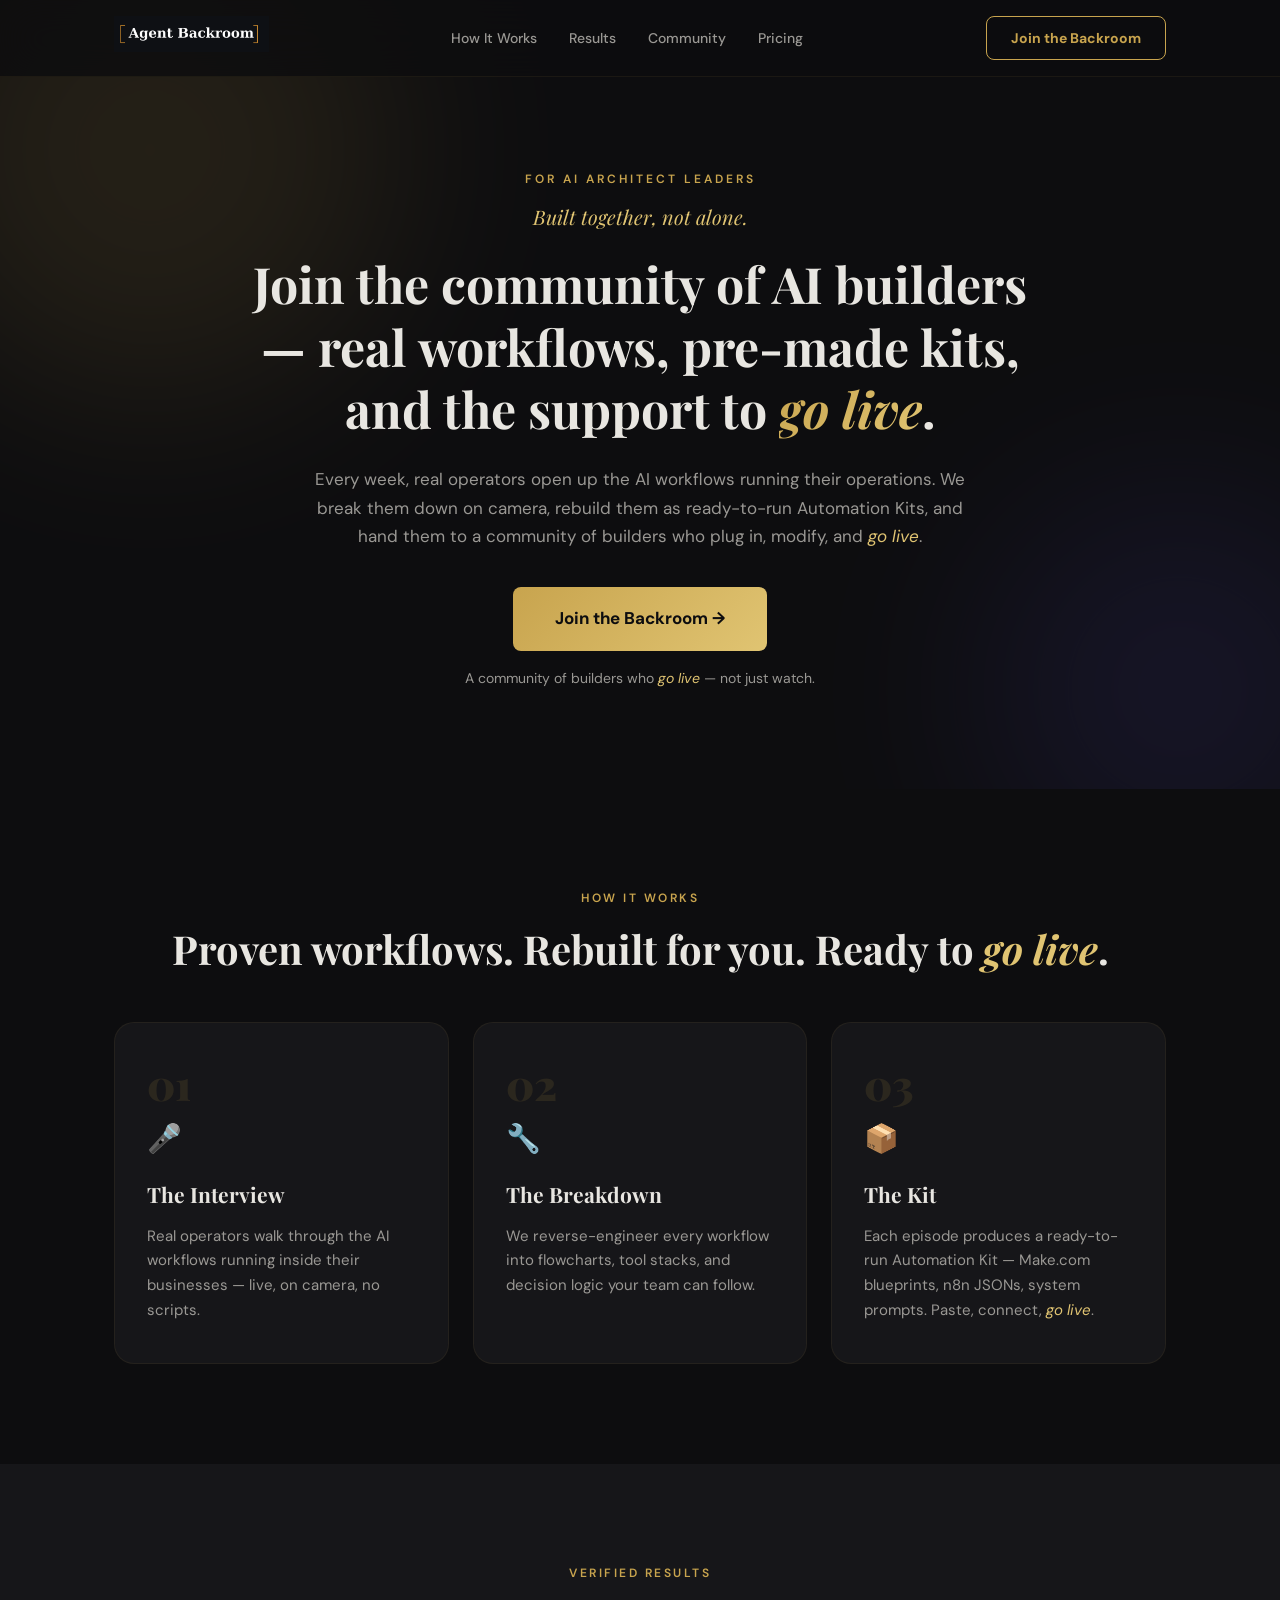
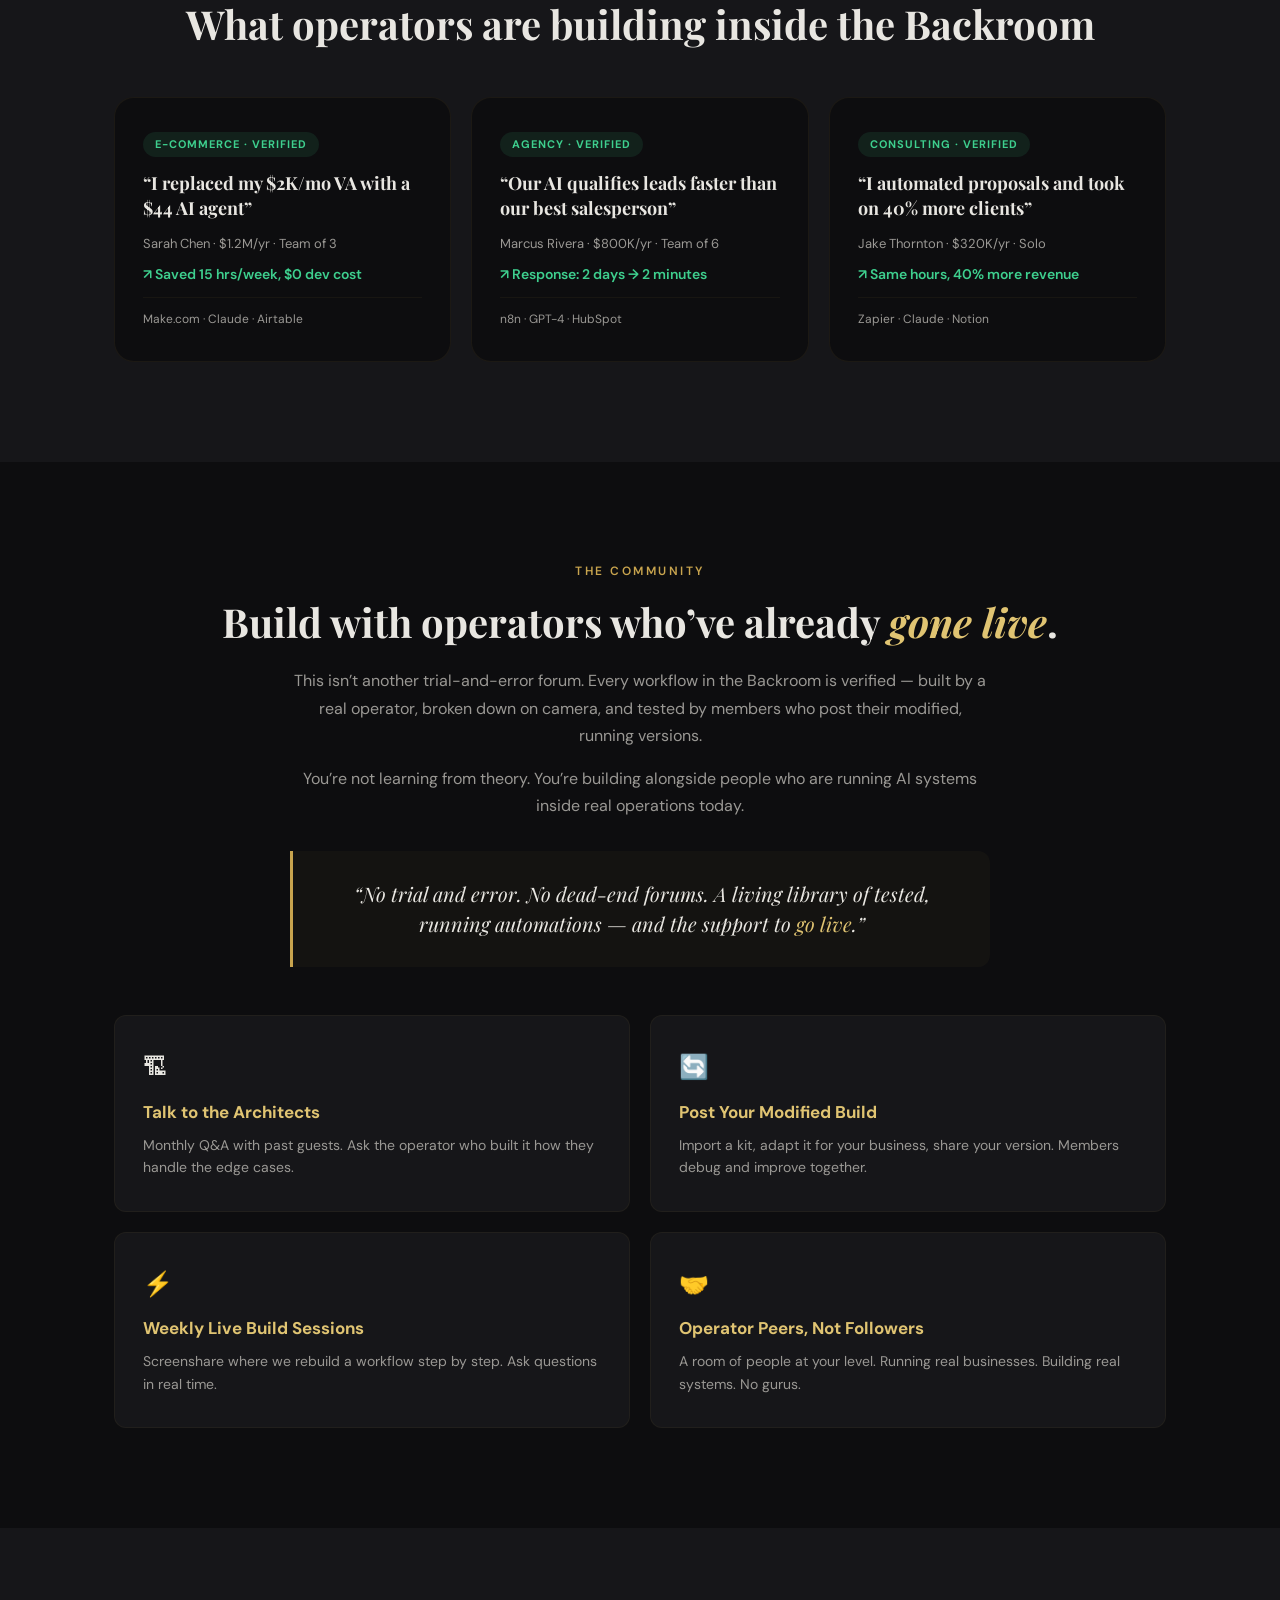
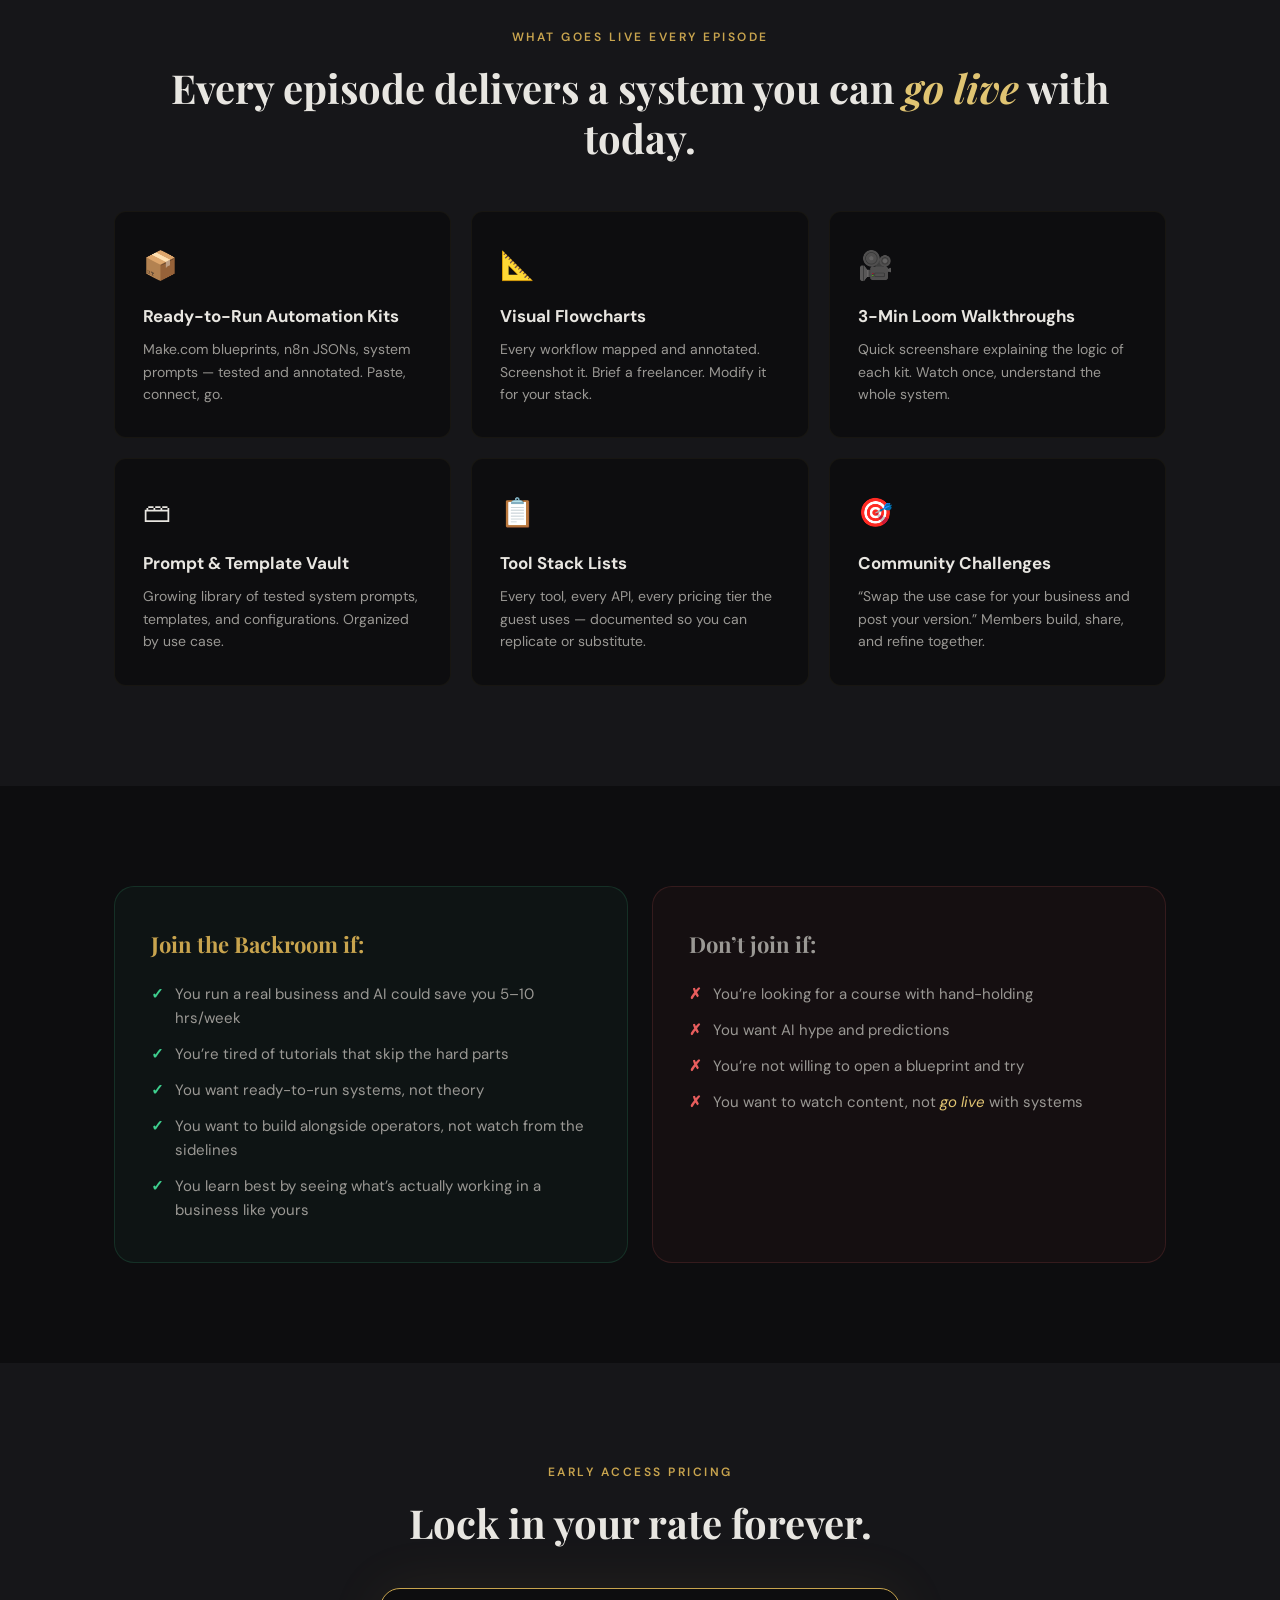
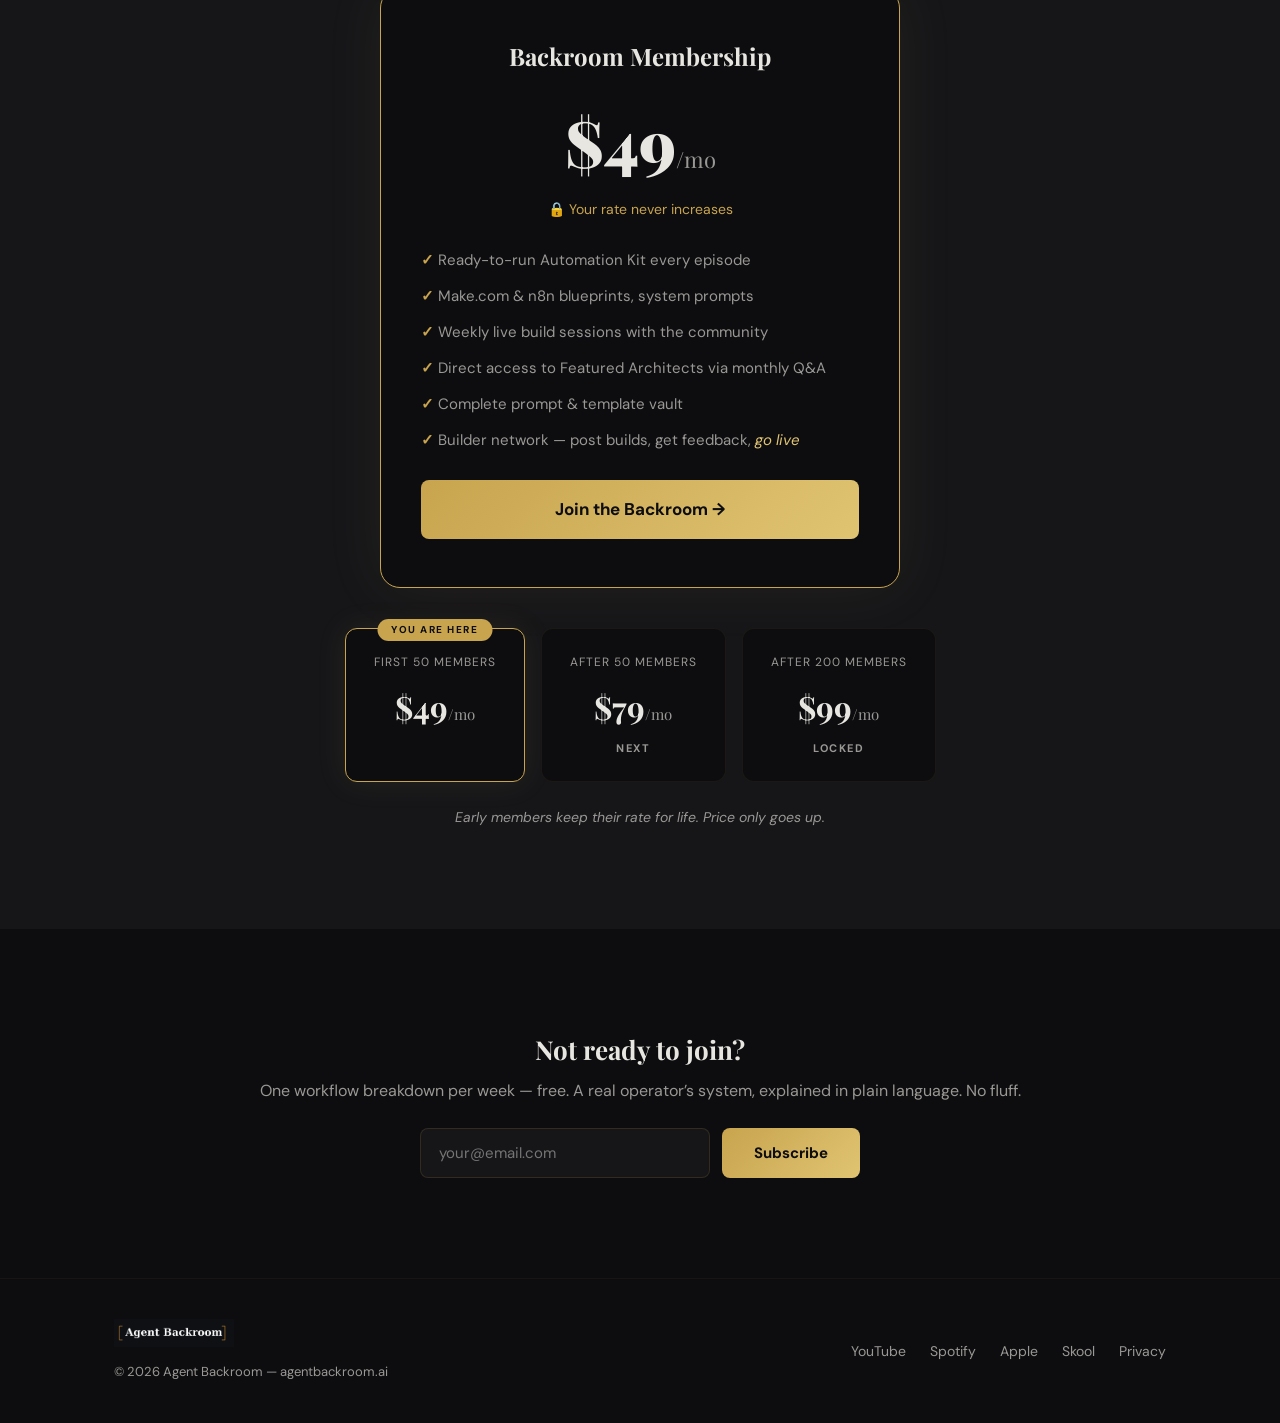
<file: index.html>
<!DOCTYPE html>
<html lang="en">
<head>
  <meta charset="UTF-8">
  <meta name="viewport" content="width=device-width, initial-scale=1.0">
  <title>Agent Backroom — Join the Community of AI Builders</title>
  <meta name="description" content="Join the community of AI builders. Real workflows, pre-made Automation Kits, and the support to go live. Built together, not alone.">
  <meta property="og:title" content="Agent Backroom — Join the Community of AI Builders">
  <meta property="og:description" content="Real workflows, pre-made Automation Kits, and the support to go live. Built together, not alone.">
  <meta property="og:url" content="https://agentbackroom.ai">
  <meta property="og:type" content="website">
  <meta name="twitter:card" content="summary_large_image">
  <meta property="og:image" content="https://agentbackroom.ai/assets/og-image.png">
  <meta name="twitter:image" content="https://agentbackroom.ai/assets/og-image.png">
  <link rel="icon" type="image/png" sizes="32x32" href="/assets/favicon-32.png">
  <link rel="icon" type="image/png" sizes="16x16" href="/assets/favicon-16.png">
  <link rel="icon" type="image/svg+xml" href="/assets/favicon.svg">
  <link rel="apple-touch-icon" sizes="180x180" href="/assets/apple-touch-icon.png">
  <link rel="icon" type="image/png" sizes="192x192" href="/assets/icon-192.png">
  <link rel="icon" type="image/png" sizes="512x512" href="/assets/icon-512.png">
  <link rel="canonical" href="https://agentbackroom.ai/">
  <!-- Analytics: TODO - add GoatCounter or Plausible once you start driving traffic -->

  <link rel="preconnect" href="https://fonts.googleapis.com">
  <link rel="preconnect" href="https://fonts.gstatic.com" crossorigin>
  <link href="https://fonts.googleapis.com/css2?family=Playfair+Display:ital,wght@0,400;0,700;0,900;1,400;1,700&family=DM+Sans:wght@400;500;700&display=swap" rel="stylesheet">
  <link rel="stylesheet" href="style.css">
</head>
<body>

  <!-- NAV -->
  <nav class="nav" id="nav">
    <div class="nav-inner">
      <a href="#" class="nav-logo">
        <img src="assets/logo.png" alt="Agent Backroom" height="36">
      </a>
      <div class="nav-links" id="navLinks">
        <a href="#how-it-works">How It Works</a>
        <a href="#results">Results</a>
        <a href="#community">Community</a>
        <a href="#pricing">Pricing</a>
      </div>
      <a href="https://www.skool.com/agent-backroom-5650" class="btn btn-nav" target="_blank" rel="noopener">Join the Backroom</a>
      <button class="nav-toggle" id="navToggle" aria-label="Menu">
        <span></span><span></span><span></span>
      </button>
    </div>
  </nav>

  <!-- HERO -->
  <section class="hero">
    <div class="hero-orb hero-orb-1"></div>
    <div class="hero-orb hero-orb-2"></div>
    <div class="container">
      <p class="hero-eyebrow">For AI architect leaders</p>
      <p class="hero-manifesto"><em>Built together, not alone.</em></p>
      <h1 class="hero-headline">Join the community of AI builders &mdash; real workflows, pre-made kits, and the support to <em class="text-gradient">go live</em>.</h1>
      <p class="hero-sub">Every week, real operators open up the AI workflows running their operations. We break them down on camera, rebuild them as ready-to-run Automation Kits, and hand them to a community of builders who plug in, modify, and <em>go live</em>.</p>
      <div class="hero-cta-row">
        <a href="https://www.skool.com/agent-backroom-5650" class="btn btn-primary btn-lg" target="_blank" rel="noopener">Join the Backroom &rarr;</a>
      </div>
      <p class="hero-note">A community of builders who <em>go live</em> &mdash; not just watch.</p>
    </div>
  </section>

  <!-- HOW IT WORKS -->
  <section class="section" id="how-it-works">
    <div class="container">
      <p class="section-label">How It Works</p>
      <h2 class="section-title">Proven workflows. Rebuilt for you. Ready to <em>go live</em>.</h2>
      <div class="steps-grid">
        <div class="step-card">
          <div class="step-number">01</div>
          <div class="step-icon">&#127908;</div>
          <h3>The Interview</h3>
          <p>Real operators walk through the AI workflows running inside their businesses &mdash; live, on camera, no scripts.</p>
        </div>
        <div class="step-card">
          <div class="step-number">02</div>
          <div class="step-icon">&#128295;</div>
          <h3>The Breakdown</h3>
          <p>We reverse-engineer every workflow into flowcharts, tool stacks, and decision logic your team can follow.</p>
        </div>
        <div class="step-card">
          <div class="step-number">03</div>
          <div class="step-icon">&#128230;</div>
          <h3>The Kit</h3>
          <p>Each episode produces a ready-to-run Automation Kit &mdash; Make.com blueprints, n8n JSONs, system prompts. Paste, connect, <em>go live</em>.</p>
        </div>
      </div>
    </div>
  </section>

  <!-- VERIFIED RESULTS -->
  <section class="section section-dark" id="results">
    <div class="container">
      <p class="section-label">Verified Results</p>
      <h2 class="section-title">What operators are building inside the Backroom</h2>
      <div class="results-grid">
        <div class="result-card">
          <div class="result-tag">E-Commerce &middot; Verified</div>
          <h3>&ldquo;I replaced my $2K/mo VA with a $44 AI agent&rdquo;</h3>
          <p class="result-meta">Sarah Chen &middot; $1.2M/yr &middot; Team of 3</p>
          <p class="result-stat">&nearr; Saved 15 hrs/week, $0 dev cost</p>
          <p class="result-tools">Make.com &middot; Claude &middot; Airtable</p>
        </div>
        <div class="result-card">
          <div class="result-tag">Agency &middot; Verified</div>
          <h3>&ldquo;Our AI qualifies leads faster than our best salesperson&rdquo;</h3>
          <p class="result-meta">Marcus Rivera &middot; $800K/yr &middot; Team of 6</p>
          <p class="result-stat">&nearr; Response: 2 days &rarr; 2 minutes</p>
          <p class="result-tools">n8n &middot; GPT-4 &middot; HubSpot</p>
        </div>
        <div class="result-card">
          <div class="result-tag">Consulting &middot; Verified</div>
          <h3>&ldquo;I automated proposals and took on 40% more clients&rdquo;</h3>
          <p class="result-meta">Jake Thornton &middot; $320K/yr &middot; Solo</p>
          <p class="result-stat">&nearr; Same hours, 40% more revenue</p>
          <p class="result-tools">Zapier &middot; Claude &middot; Notion</p>
        </div>
      </div>
    </div>
  </section>

  <!-- THE COMMUNITY -->
  <section class="section" id="community">
    <div class="container">
      <p class="section-label">The Community</p>
      <h2 class="section-title">Build with operators who&rsquo;ve already <em>gone live</em>.</h2>
      <div class="community-body">
        <p>This isn&rsquo;t another trial-and-error forum. Every workflow in the Backroom is verified &mdash; built by a real operator, broken down on camera, and tested by members who post their modified, running versions.</p>
        <p>You&rsquo;re not learning from theory. You&rsquo;re building alongside people who are running AI systems inside real operations today.</p>
      </div>
      <blockquote class="pull-quote">
        &ldquo;No trial and error. No dead-end forums. A living library of tested, running automations &mdash; and the support to <em>go live</em>.&rdquo;
      </blockquote>
      <div class="community-features">
        <div class="comm-feature">
          <div class="comm-icon">&#127959;</div>
          <h4>Talk to the Architects</h4>
          <p>Monthly Q&amp;A with past guests. Ask the operator who built it how they handle the edge cases.</p>
        </div>
        <div class="comm-feature">
          <div class="comm-icon">&#128260;</div>
          <h4>Post Your Modified Build</h4>
          <p>Import a kit, adapt it for your business, share your version. Members debug and improve together.</p>
        </div>
        <div class="comm-feature">
          <div class="comm-icon">&#9889;</div>
          <h4>Weekly Live Build Sessions</h4>
          <p>Screenshare where we rebuild a workflow step by step. Ask questions in real time.</p>
        </div>
        <div class="comm-feature">
          <div class="comm-icon">&#129309;</div>
          <h4>Operator Peers, Not Followers</h4>
          <p>A room of people at your level. Running real businesses. Building real systems. No gurus.</p>
        </div>
      </div>
    </div>
  </section>

  <!-- WHAT GOES LIVE EVERY EPISODE -->
  <section class="section section-dark" id="deliverables">
    <div class="container">
      <p class="section-label">What Goes Live Every Episode</p>
      <h2 class="section-title">Every episode delivers a system you can <em>go live</em> with today.</h2>
      <div class="deliverables-grid">
        <div class="benefit-card">
          <div class="benefit-emoji">&#128230;</div>
          <h3>Ready-to-Run Automation Kits</h3>
          <p>Make.com blueprints, n8n JSONs, system prompts &mdash; tested and annotated. Paste, connect, go.</p>
        </div>
        <div class="benefit-card">
          <div class="benefit-emoji">&#128208;</div>
          <h3>Visual Flowcharts</h3>
          <p>Every workflow mapped and annotated. Screenshot it. Brief a freelancer. Modify it for your stack.</p>
        </div>
        <div class="benefit-card">
          <div class="benefit-emoji">&#127909;</div>
          <h3>3-Min Loom Walkthroughs</h3>
          <p>Quick screenshare explaining the logic of each kit. Watch once, understand the whole system.</p>
        </div>
        <div class="benefit-card">
          <div class="benefit-emoji">&#128451;</div>
          <h3>Prompt &amp; Template Vault</h3>
          <p>Growing library of tested system prompts, templates, and configurations. Organized by use case.</p>
        </div>
        <div class="benefit-card">
          <div class="benefit-emoji">&#128203;</div>
          <h3>Tool Stack Lists</h3>
          <p>Every tool, every API, every pricing tier the guest uses &mdash; documented so you can replicate or substitute.</p>
        </div>
        <div class="benefit-card">
          <div class="benefit-emoji">&#127919;</div>
          <h3>Community Challenges</h3>
          <p>&ldquo;Swap the use case for your business and post your version.&rdquo; Members build, share, and refine together.</p>
        </div>
      </div>
    </div>
  </section>

  <!-- QUALIFICATION -->
  <section class="section">
    <div class="container">
      <div class="qualify-grid">
        <div class="qualify-card qualify-yes">
          <h3>Join the Backroom if:</h3>
          <ul>
            <li>You run a real business and AI could save you 5&ndash;10 hrs/week</li>
            <li>You&rsquo;re tired of tutorials that skip the hard parts</li>
            <li>You want ready-to-run systems, not theory</li>
            <li>You want to build alongside operators, not watch from the sidelines</li>
            <li>You learn best by seeing what&rsquo;s actually working in a business like yours</li>
          </ul>
        </div>
        <div class="qualify-card qualify-no">
          <h3>Don&rsquo;t join if:</h3>
          <ul>
            <li>You&rsquo;re looking for a course with hand-holding</li>
            <li>You want AI hype and predictions</li>
            <li>You&rsquo;re not willing to open a blueprint and try</li>
            <li>You want to watch content, not <em>go live</em> with systems</li>
          </ul>
        </div>
      </div>
    </div>
  </section>

  <!-- PRICING -->
  <section class="section section-dark" id="pricing">
    <div class="container">
      <p class="section-label">Early Access Pricing</p>
      <h2 class="section-title">Lock in your rate forever.</h2>

      <div class="pricing-card">
        <h3>Backroom Membership</h3>
        <div class="pricing-main-price">$49<span>/mo</span></div>
        <div class="pricing-lock">&#128274; Your rate never increases</div>

        <ul class="pricing-features">
          <li>Ready-to-run Automation Kit every episode</li>
          <li>Make.com &amp; n8n blueprints, system prompts</li>
          <li>Weekly live build sessions with the community</li>
          <li>Direct access to Featured Architects via monthly Q&amp;A</li>
          <li>Complete prompt &amp; template vault</li>
          <li>Builder network &mdash; post builds, get feedback, <em>go live</em></li>
        </ul>

        <a href="https://www.skool.com/agent-backroom-5650" class="btn btn-primary btn-lg" id="joinCTA" target="_blank" rel="noopener">Join the Backroom &rarr;</a>
      </div>

      <div class="pricing-tiers">
        <div class="tier tier-current">
          <div class="tier-badge">YOU ARE HERE</div>
          <div class="tier-label">First 50 members</div>
          <div class="tier-price">$49<span>/mo</span></div>
        </div>
        <div class="tier tier-locked">
          <div class="tier-label">After 50 members</div>
          <div class="tier-price">$79<span>/mo</span></div>
          <div class="tier-status">NEXT</div>
        </div>
        <div class="tier tier-locked">
          <div class="tier-label">After 200 members</div>
          <div class="tier-price">$99<span>/mo</span></div>
          <div class="tier-status">LOCKED</div>
        </div>
      </div>

      <p class="pricing-note">Early members keep their rate for life. Price only goes up.</p>
    </div>
  </section>

  <!-- NEWSLETTER -->
  <section class="section newsletter-section" id="newsletter">
    <div class="container">
      <h3>Not ready to join?</h3>
      <p>One workflow breakdown per week &mdash; free. A real operator&rsquo;s system, explained in plain language. No fluff.</p>
      <form class="newsletter-form" id="newsletterForm" action="https://script.google.com/macros/s/AKfycby4m6zrGx4DsYkXRD7oRsWkTafpsolgWzVPtUJl_jlNfmvLRL0ypU_ek9o5A-oSRYDgKQ/exec" method="POST">
        <input type="email" name="email" placeholder="your@email.com" required>
        <button type="submit" class="btn btn-primary">Subscribe</button>
      </form>
      <p class="newsletter-confirm" id="newsletterConfirm" style="display:none; color: var(--green); margin-top: 16px;">You&rsquo;re in. Check your inbox.</p>
    </div>
  </section>

  <!-- FOOTER -->
  <footer class="footer">
    <div class="container">
      <div class="footer-inner">
        <div class="footer-brand">
          <img src="assets/logo.png" alt="Agent Backroom" height="28">
          <p>&copy; 2026 Agent Backroom &mdash; agentbackroom.ai</p>
        </div>
        <div class="footer-links">
          <a href="https://youtube.com" target="_blank" rel="noopener">YouTube</a>
          <a href="https://spotify.com" target="_blank" rel="noopener">Spotify</a>
          <a href="https://podcasts.apple.com" target="_blank" rel="noopener">Apple</a>
          <a href="https://www.skool.com/agent-backroom-5650" target="_blank" rel="noopener">Skool</a>
          <a href="/privacy.html">Privacy</a>
        </div>
      </div>
    </div>
  </footer>

  <script src="script.js"></script>
</body>
</html>
</file>
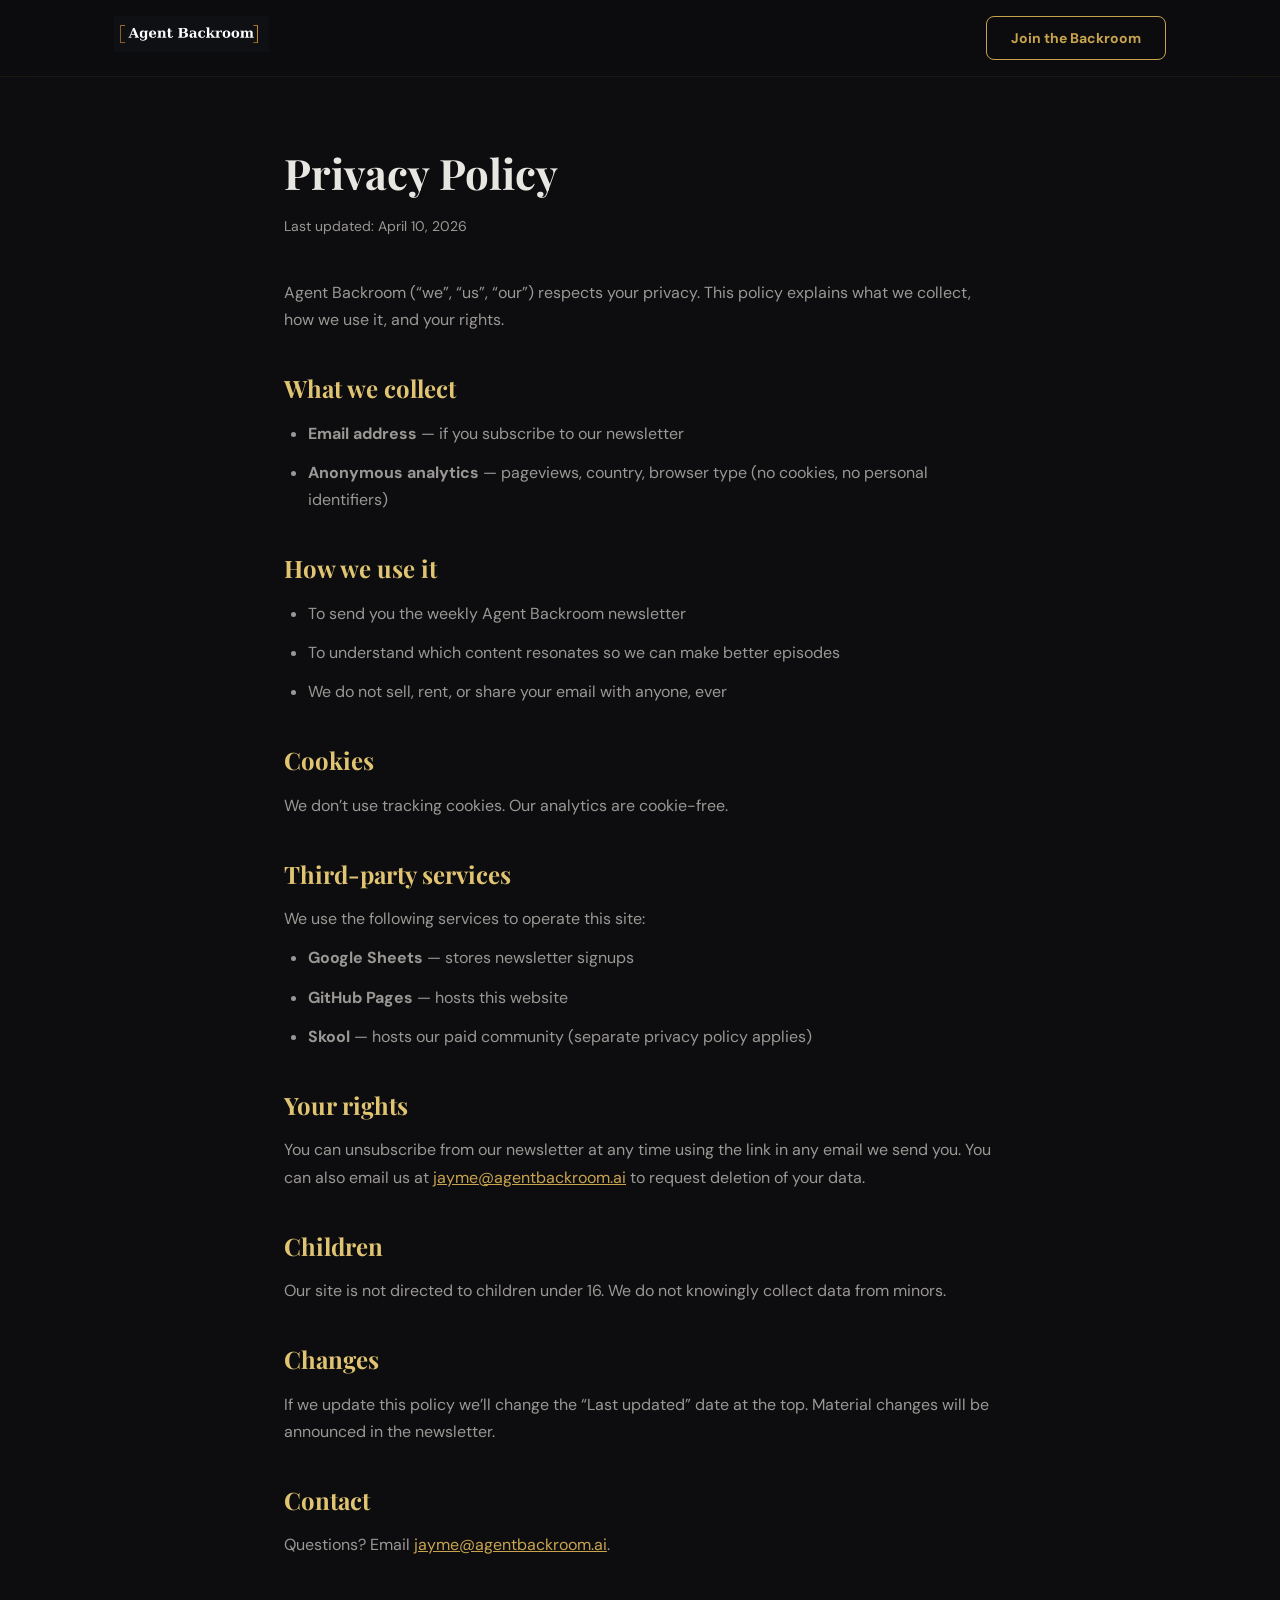
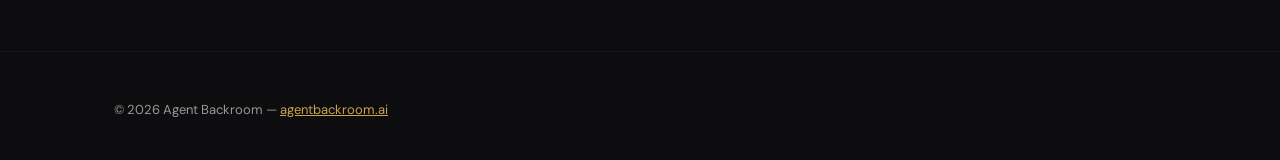
<file: privacy.html>
<!DOCTYPE html>
<html lang="en">
<head>
  <meta charset="UTF-8">
  <meta name="viewport" content="width=device-width, initial-scale=1.0">
  <title>Privacy Policy — Agent Backroom</title>
  <link rel="icon" type="image/svg+xml" href="/assets/favicon.svg">
  <link href="https://fonts.googleapis.com/css2?family=Playfair+Display:wght@700;900&family=DM+Sans:wght@400;500;700&display=swap" rel="stylesheet">
  <link rel="stylesheet" href="/style.css">
  <style>
    .legal { max-width: 760px; margin: 0 auto; padding: 140px 24px 80px; }
    .legal h1 { font-family: var(--font-display); font-size: 42px; margin-bottom: 8px; }
    .legal .updated { color: var(--text-muted); font-size: 14px; margin-bottom: 40px; }
    .legal h2 { font-family: var(--font-display); font-size: 24px; margin: 36px 0 12px; color: var(--gold-light); }
    .legal p, .legal li { color: var(--text-muted); font-size: 16px; line-height: 1.7; margin-bottom: 12px; }
    .legal ul { padding-left: 24px; margin-bottom: 16px; }
    .legal a { color: var(--gold); }
  </style>
</head>
<body>
  <nav class="nav">
    <div class="nav-inner">
      <a href="/" class="nav-logo"><img src="/assets/logo.png" alt="Agent Backroom" height="36"></a>
      <a href="https://www.skool.com/agent-backroom-5650" class="btn btn-nav" target="_blank" rel="noopener">Join the Backroom</a>
    </div>
  </nav>

  <section class="legal">
    <h1>Privacy Policy</h1>
    <p class="updated">Last updated: April 10, 2026</p>

    <p>Agent Backroom (&ldquo;we&rdquo;, &ldquo;us&rdquo;, &ldquo;our&rdquo;) respects your privacy. This policy explains what we collect, how we use it, and your rights.</p>

    <h2>What we collect</h2>
    <ul>
      <li><strong>Email address</strong> &mdash; if you subscribe to our newsletter</li>
      <li><strong>Anonymous analytics</strong> &mdash; pageviews, country, browser type (no cookies, no personal identifiers)</li>
    </ul>

    <h2>How we use it</h2>
    <ul>
      <li>To send you the weekly Agent Backroom newsletter</li>
      <li>To understand which content resonates so we can make better episodes</li>
      <li>We do not sell, rent, or share your email with anyone, ever</li>
    </ul>

    <h2>Cookies</h2>
    <p>We don&rsquo;t use tracking cookies. Our analytics are cookie-free.</p>

    <h2>Third-party services</h2>
    <p>We use the following services to operate this site:</p>
    <ul>
      <li><strong>Google Sheets</strong> &mdash; stores newsletter signups</li>
      <li><strong>GitHub Pages</strong> &mdash; hosts this website</li>
      <li><strong>Skool</strong> &mdash; hosts our paid community (separate privacy policy applies)</li>
    </ul>

    <h2>Your rights</h2>
    <p>You can unsubscribe from our newsletter at any time using the link in any email we send you. You can also email us at <a href="mailto:jayme@agentbackroom.ai">jayme@agentbackroom.ai</a> to request deletion of your data.</p>

    <h2>Children</h2>
    <p>Our site is not directed to children under 16. We do not knowingly collect data from minors.</p>

    <h2>Changes</h2>
    <p>If we update this policy we&rsquo;ll change the &ldquo;Last updated&rdquo; date at the top. Material changes will be announced in the newsletter.</p>

    <h2>Contact</h2>
    <p>Questions? Email <a href="mailto:jayme@agentbackroom.ai">jayme@agentbackroom.ai</a>.</p>
  </section>

  <footer class="footer">
    <div class="container">
      <div class="footer-inner">
        <div class="footer-brand">
          <p>&copy; 2026 Agent Backroom &mdash; <a href="/" style="color:var(--gold)">agentbackroom.ai</a></p>
        </div>
      </div>
    </div>
  </footer>
</body>
</html>
</file>
<file: style.css>
/* ============================================
   AGENT BACKROOM — agentbackroom.ai
   Dark mode, serif headlines, copper/gold accents
   ============================================ */

:root {
  --bg: #0d0d0f;
  --bg-card: #161619;
  --bg-card-hover: #1c1c20;
  --text: #e8e6e1;
  --text-muted: #9a9894;
  --gold: #c8a44e;
  --gold-light: #e0c472;
  --green: #3ecf8e;
  --red: #e85d5d;
  --radius: 12px;
  --radius-lg: 20px;
  --max-w: 1100px;
  --font-display: 'Playfair Display', Georgia, serif;
  --font-body: 'DM Sans', -apple-system, sans-serif;
}

*, *::before, *::after { box-sizing: border-box; margin: 0; padding: 0; }
html { scroll-behavior: smooth; }

body {
  font-family: var(--font-body);
  background: var(--bg);
  color: var(--text);
  line-height: 1.6;
  -webkit-font-smoothing: antialiased;
}

.container {
  max-width: var(--max-w);
  margin: 0 auto;
  padding: 0 24px;
  position: relative;
}

em { font-style: italic; color: var(--gold-light); }

/* ---- BUTTONS ---- */
.btn {
  display: inline-block;
  padding: 14px 32px;
  border-radius: 8px;
  font-family: var(--font-body);
  font-weight: 700;
  font-size: 15px;
  text-decoration: none;
  cursor: pointer;
  border: none;
  transition: all 0.25s ease;
}
.btn-primary {
  background: linear-gradient(135deg, var(--gold), var(--gold-light));
  color: #0d0d0f;
}
.btn-primary:hover {
  transform: translateY(-2px);
  box-shadow: 0 8px 30px rgba(200, 164, 78, 0.3);
}
.btn-lg { padding: 18px 42px; font-size: 17px; }
.btn-nav {
  background: transparent;
  border: 1.5px solid var(--gold);
  color: var(--gold);
  padding: 10px 24px;
  font-size: 14px;
}
.btn-nav:hover { background: var(--gold); color: #0d0d0f; }

/* ---- NAV ---- */
.nav {
  position: fixed;
  top: 0; left: 0; right: 0;
  z-index: 100;
  padding: 16px 0;
  background: rgba(13, 13, 15, 0.85);
  backdrop-filter: blur(20px);
  border-bottom: 1px solid rgba(200, 164, 78, 0.08);
}
.nav-inner {
  max-width: var(--max-w);
  margin: 0 auto;
  padding: 0 24px;
  display: flex;
  align-items: center;
  justify-content: space-between;
}
.nav-logo img { height: 36px; }
.nav-links { display: flex; gap: 32px; }
.nav-links a {
  color: var(--text-muted);
  text-decoration: none;
  font-size: 14px;
  font-weight: 500;
  transition: color 0.2s;
}
.nav-links a:hover { color: var(--text); }
.nav-toggle {
  display: none;
  flex-direction: column;
  gap: 5px;
  background: none;
  border: none;
  cursor: pointer;
  padding: 4px;
}
.nav-toggle span {
  width: 22px; height: 2px;
  background: var(--text);
  border-radius: 2px;
}

/* ---- HERO ---- */
.hero {
  position: relative;
  padding: 170px 0 100px;
  text-align: center;
  overflow: hidden;
}
.hero-orb {
  position: absolute;
  border-radius: 50%;
  filter: blur(100px);
  opacity: 0.12;
  pointer-events: none;
}
.hero-orb-1 { width: 500px; height: 500px; background: var(--gold); top: -100px; left: -100px; }
.hero-orb-2 { width: 400px; height: 400px; background: #5a4fcf; bottom: -100px; right: -100px; }

.hero-eyebrow {
  font-size: 12px;
  color: var(--gold);
  text-transform: uppercase;
  letter-spacing: 3px;
  font-weight: 600;
  margin-bottom: 12px;
}
.hero-manifesto {
  font-family: var(--font-display);
  font-size: 20px;
  color: var(--gold-light);
  margin-bottom: 20px;
}
.hero-headline {
  font-family: var(--font-display);
  font-size: clamp(30px, 5vw, 50px);
  font-weight: 700;
  line-height: 1.25;
  margin-bottom: 24px;
  max-width: 800px;
  margin-left: auto;
  margin-right: auto;
}
.hero-headline em { font-style: italic; }
.text-gradient {
  background: linear-gradient(135deg, var(--gold), var(--gold-light));
  -webkit-background-clip: text;
  -webkit-text-fill-color: transparent;
  background-clip: text;
}
.hero-sub {
  font-size: 17px;
  color: var(--text-muted);
  max-width: 680px;
  margin: 0 auto 36px;
  line-height: 1.7;
}
.hero-sub em { color: var(--gold-light); }
.hero-cta-row {
  display: flex;
  align-items: center;
  justify-content: center;
  gap: 20px;
  flex-wrap: wrap;
  margin-bottom: 16px;
}
.hero-note {
  font-size: 14px;
  color: var(--text-muted);
}
.hero-note em { color: var(--gold-light); }

/* ---- SECTIONS ---- */
.section { padding: 100px 0; }
.section-dark { background: var(--bg-card); }
.section-label {
  font-size: 12px;
  color: var(--gold);
  text-transform: uppercase;
  letter-spacing: 2.5px;
  font-weight: 600;
  margin-bottom: 16px;
  text-align: center;
}
.section-title {
  font-family: var(--font-display);
  font-size: clamp(26px, 4vw, 40px);
  font-weight: 700;
  line-height: 1.25;
  text-align: center;
  margin-bottom: 20px;
}
.section-title em { font-style: italic; }

/* ---- HOW IT WORKS ---- */
.steps-grid {
  display: grid;
  grid-template-columns: repeat(3, 1fr);
  gap: 24px;
  margin-top: 48px;
}
.step-card {
  background: var(--bg-card);
  border: 1px solid rgba(200, 164, 78, 0.08);
  border-radius: var(--radius-lg);
  padding: 40px 32px;
  transition: border-color 0.3s, transform 0.3s;
}
.step-card:hover { border-color: rgba(200, 164, 78, 0.2); transform: translateY(-4px); }
.step-number {
  font-family: var(--font-display);
  font-size: 42px;
  font-weight: 900;
  color: rgba(200, 164, 78, 0.12);
  line-height: 1;
}
.step-icon { font-size: 28px; margin: 12px 0 16px; }
.step-card h3 { font-family: var(--font-display); font-size: 21px; margin-bottom: 12px; }
.step-card p { color: var(--text-muted); font-size: 15px; line-height: 1.65; }
.step-card p em { color: var(--gold-light); }

/* ---- RESULTS ---- */
.results-grid {
  display: grid;
  grid-template-columns: repeat(3, 1fr);
  gap: 20px;
  margin-top: 48px;
}
.result-card {
  background: var(--bg);
  border: 1px solid rgba(200, 164, 78, 0.08);
  border-radius: var(--radius-lg);
  padding: 32px 28px;
  transition: border-color 0.3s, transform 0.3s;
}
.result-card:hover { border-color: rgba(200, 164, 78, 0.2); transform: translateY(-2px); }
.result-tag {
  display: inline-block;
  font-size: 11px;
  font-weight: 700;
  text-transform: uppercase;
  letter-spacing: 1px;
  color: var(--green);
  background: rgba(62, 207, 142, 0.1);
  padding: 4px 12px;
  border-radius: 20px;
  margin-bottom: 14px;
}
.result-card h3 {
  font-family: var(--font-display);
  font-size: 18px;
  line-height: 1.35;
  margin-bottom: 14px;
}
.result-meta { font-size: 13px; color: var(--text-muted); margin-bottom: 8px; }
.result-stat { font-size: 14px; color: var(--green); font-weight: 600; margin-bottom: 12px; }
.result-tools {
  font-size: 12px;
  color: var(--text-muted);
  padding-top: 12px;
  border-top: 1px solid rgba(200, 164, 78, 0.06);
}

/* ---- COMMUNITY ---- */
.community-body {
  max-width: 700px;
  margin: 0 auto 32px;
  text-align: center;
}
.community-body p {
  font-size: 16px;
  color: var(--text-muted);
  line-height: 1.7;
  margin-bottom: 16px;
}
.pull-quote {
  font-family: var(--font-display);
  font-size: 20px;
  font-style: italic;
  color: var(--text);
  text-align: center;
  max-width: 700px;
  margin: 0 auto 48px;
  padding: 28px 32px;
  border-left: 3px solid var(--gold);
  background: rgba(200, 164, 78, 0.04);
  border-radius: 0 var(--radius) var(--radius) 0;
  line-height: 1.5;
}
.pull-quote em { color: var(--gold-light); }
.community-features {
  display: grid;
  grid-template-columns: repeat(2, 1fr);
  gap: 20px;
}
.comm-feature {
  background: var(--bg-card);
  border: 1px solid rgba(200, 164, 78, 0.06);
  border-radius: var(--radius);
  padding: 32px 28px;
}
.comm-icon { font-size: 24px; margin-bottom: 12px; }
.comm-feature h4 { font-size: 17px; font-weight: 700; margin-bottom: 8px; color: var(--gold-light); }
.comm-feature p { font-size: 14px; color: var(--text-muted); line-height: 1.6; }

/* ---- DELIVERABLES ---- */
.deliverables-grid {
  display: grid;
  grid-template-columns: repeat(3, 1fr);
  gap: 20px;
  margin-top: 48px;
}
.benefit-card {
  background: var(--bg);
  border: 1px solid rgba(200, 164, 78, 0.06);
  border-radius: var(--radius);
  padding: 32px 28px;
  transition: border-color 0.3s;
}
.benefit-card:hover { border-color: rgba(200, 164, 78, 0.15); }
.benefit-emoji { font-size: 28px; margin-bottom: 14px; }
.benefit-card h3 { font-size: 17px; font-weight: 700; margin-bottom: 8px; }
.benefit-card p { font-size: 14px; color: var(--text-muted); line-height: 1.6; }

/* ---- QUALIFY ---- */
.qualify-grid {
  display: grid;
  grid-template-columns: repeat(2, 1fr);
  gap: 24px;
}
.qualify-card { border-radius: var(--radius-lg); padding: 40px 36px; }
.qualify-yes { background: rgba(62, 207, 142, 0.04); border: 1px solid rgba(62, 207, 142, 0.15); }
.qualify-no { background: rgba(232, 93, 93, 0.04); border: 1px solid rgba(232, 93, 93, 0.15); }
.qualify-card h3 { font-family: var(--font-display); font-size: 22px; margin-bottom: 20px; }
.qualify-yes h3 { color: var(--gold); }
.qualify-no h3 { color: var(--text-muted); }
.qualify-card ul { list-style: none; display: flex; flex-direction: column; gap: 12px; }
.qualify-card li { font-size: 15px; color: var(--text-muted); padding-left: 24px; position: relative; }
.qualify-card li em { color: var(--gold-light); }
.qualify-yes li::before { content: "\2713"; position: absolute; left: 0; color: var(--green); font-weight: 700; }
.qualify-no li::before { content: "\2717"; position: absolute; left: 0; color: var(--red); font-weight: 700; }

/* ---- PRICING ---- */
.pricing-card {
  max-width: 520px;
  margin: 40px auto 0;
  background: var(--bg);
  border: 1px solid var(--gold);
  border-radius: var(--radius-lg);
  padding: 48px 40px;
  text-align: center;
  box-shadow: 0 0 60px rgba(200, 164, 78, 0.08);
}
.pricing-card h3 { font-family: var(--font-display); font-size: 24px; margin-bottom: 8px; }
.pricing-main-price {
  font-family: var(--font-display);
  font-size: 64px;
  font-weight: 900;
  margin: 16px 0 4px;
}
.pricing-main-price span { font-size: 22px; color: var(--text-muted); font-weight: 400; }
.pricing-lock {
  font-size: 14px;
  color: var(--gold);
  margin-bottom: 28px;
}
.pricing-features {
  list-style: none;
  text-align: left;
  display: flex;
  flex-direction: column;
  gap: 12px;
  margin-bottom: 28px;
}
.pricing-features li { font-size: 15px; color: var(--text-muted); }
.pricing-features li em { color: var(--gold-light); }
.pricing-features li::before { content: "\2713  "; color: var(--gold); font-weight: 700; }
.pricing-card .btn { width: 100%; font-size: 17px; padding: 16px; }

.pricing-tiers {
  display: flex;
  justify-content: center;
  gap: 16px;
  margin-top: 40px;
  flex-wrap: wrap;
}
.tier {
  background: var(--bg);
  border: 1px solid rgba(200, 164, 78, 0.08);
  border-radius: var(--radius);
  padding: 24px 28px;
  text-align: center;
  min-width: 180px;
  position: relative;
}
.tier-label { font-size: 12px; color: var(--text-muted); text-transform: uppercase; letter-spacing: 1px; margin-bottom: 8px; }
.tier-price { font-family: var(--font-display); font-size: 32px; font-weight: 700; }
.tier-price span { font-size: 15px; font-weight: 400; color: var(--text-muted); }
.tier-status { font-size: 11px; font-weight: 700; letter-spacing: 1.5px; margin-top: 8px; color: var(--text-muted); }
.tier-current { border-color: var(--gold); box-shadow: 0 0 30px rgba(200, 164, 78, 0.1); }
.tier-badge {
  position: absolute;
  top: -10px; left: 50%;
  transform: translateX(-50%);
  background: var(--gold);
  color: #0d0d0f;
  font-size: 10px;
  font-weight: 700;
  letter-spacing: 1.5px;
  padding: 3px 14px;
  border-radius: 20px;
  white-space: nowrap;
}
.tier-locked { opacity: 0.35; }
.pricing-note {
  text-align: center;
  margin-top: 24px;
  font-size: 14px;
  color: var(--text-muted);
  font-style: italic;
}

/* ---- NEWSLETTER ---- */
.newsletter-section { text-align: center; }
.newsletter-section h3 { font-family: var(--font-display); font-size: 26px; margin-bottom: 8px; }
.newsletter-section > .container > p { color: var(--text-muted); margin-bottom: 24px; font-size: 16px; }
.newsletter-form {
  display: flex;
  gap: 12px;
  max-width: 440px;
  margin: 0 auto;
}
.newsletter-form input {
  flex: 1;
  padding: 14px 18px;
  border-radius: 8px;
  border: 1px solid rgba(200, 164, 78, 0.15);
  background: var(--bg-card);
  color: var(--text);
  font-size: 15px;
  font-family: var(--font-body);
  outline: none;
  transition: border-color 0.2s;
}
.newsletter-form input:focus { border-color: var(--gold); }

/* ---- FOOTER ---- */
.footer {
  padding: 40px 0;
  border-top: 1px solid rgba(200, 164, 78, 0.06);
}
.footer-inner {
  display: flex;
  align-items: center;
  justify-content: space-between;
  flex-wrap: wrap;
  gap: 16px;
}
.footer-brand p { font-size: 13px; color: var(--text-muted); margin-top: 8px; }
.footer-links { display: flex; gap: 24px; }
.footer-links a { color: var(--text-muted); text-decoration: none; font-size: 14px; transition: color 0.2s; }
.footer-links a:hover { color: var(--text); }

/* ---- RESPONSIVE ---- */
@media (max-width: 768px) {
  .nav-links { display: none; }
  .btn-nav { display: none; }
  .nav-toggle { display: flex; }
  .nav-links.active {
    display: flex;
    flex-direction: column;
    position: absolute;
    top: 70px; left: 0; right: 0;
    background: rgba(13, 13, 15, 0.97);
    padding: 24px;
    gap: 16px;
    border-bottom: 1px solid rgba(200, 164, 78, 0.08);
  }
  .hero { padding: 140px 0 80px; }
  .steps-grid,
  .results-grid,
  .deliverables-grid,
  .qualify-grid,
  .community-features { grid-template-columns: 1fr; }
  .pricing-tiers { flex-direction: column; align-items: center; }
  .tier { width: 100%; max-width: 280px; }
  .newsletter-form { flex-direction: column; }
  .footer-inner { flex-direction: column; text-align: center; }
  .pricing-card { padding: 36px 24px; }
}
</file>
